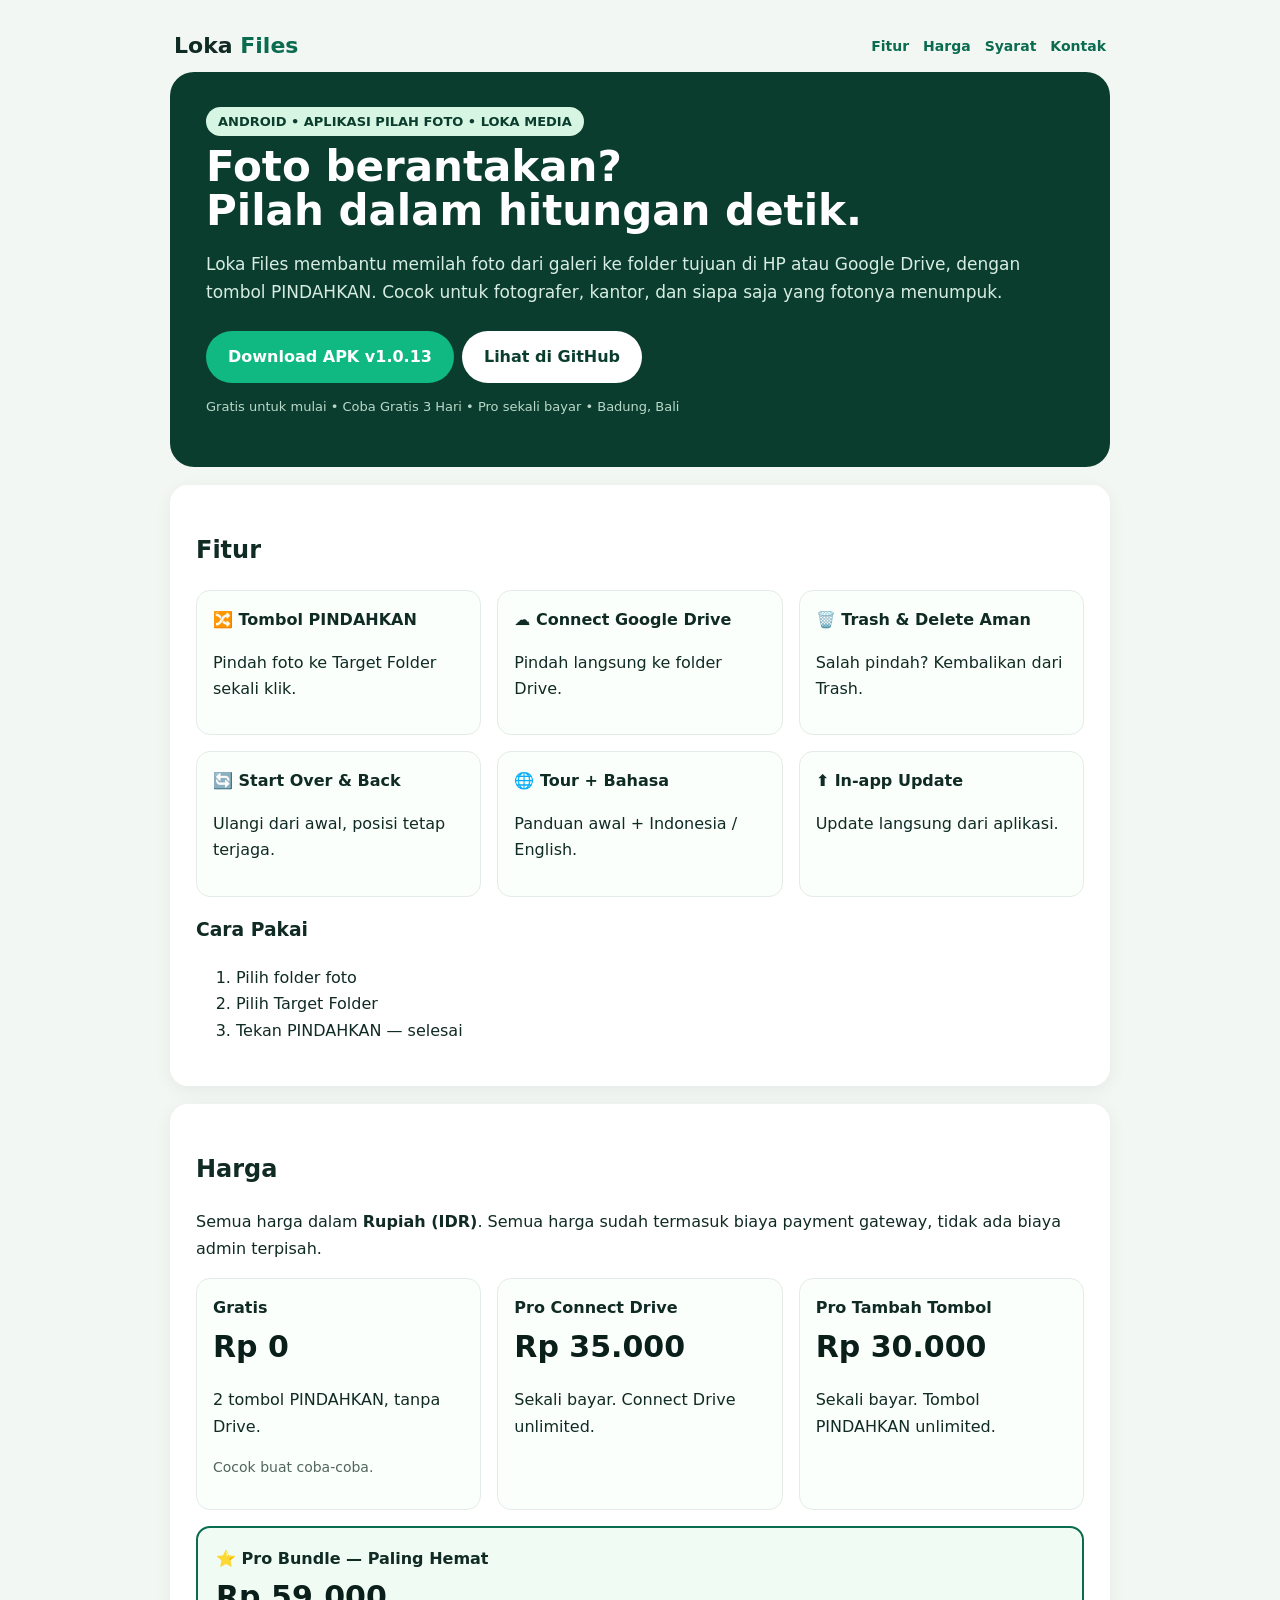
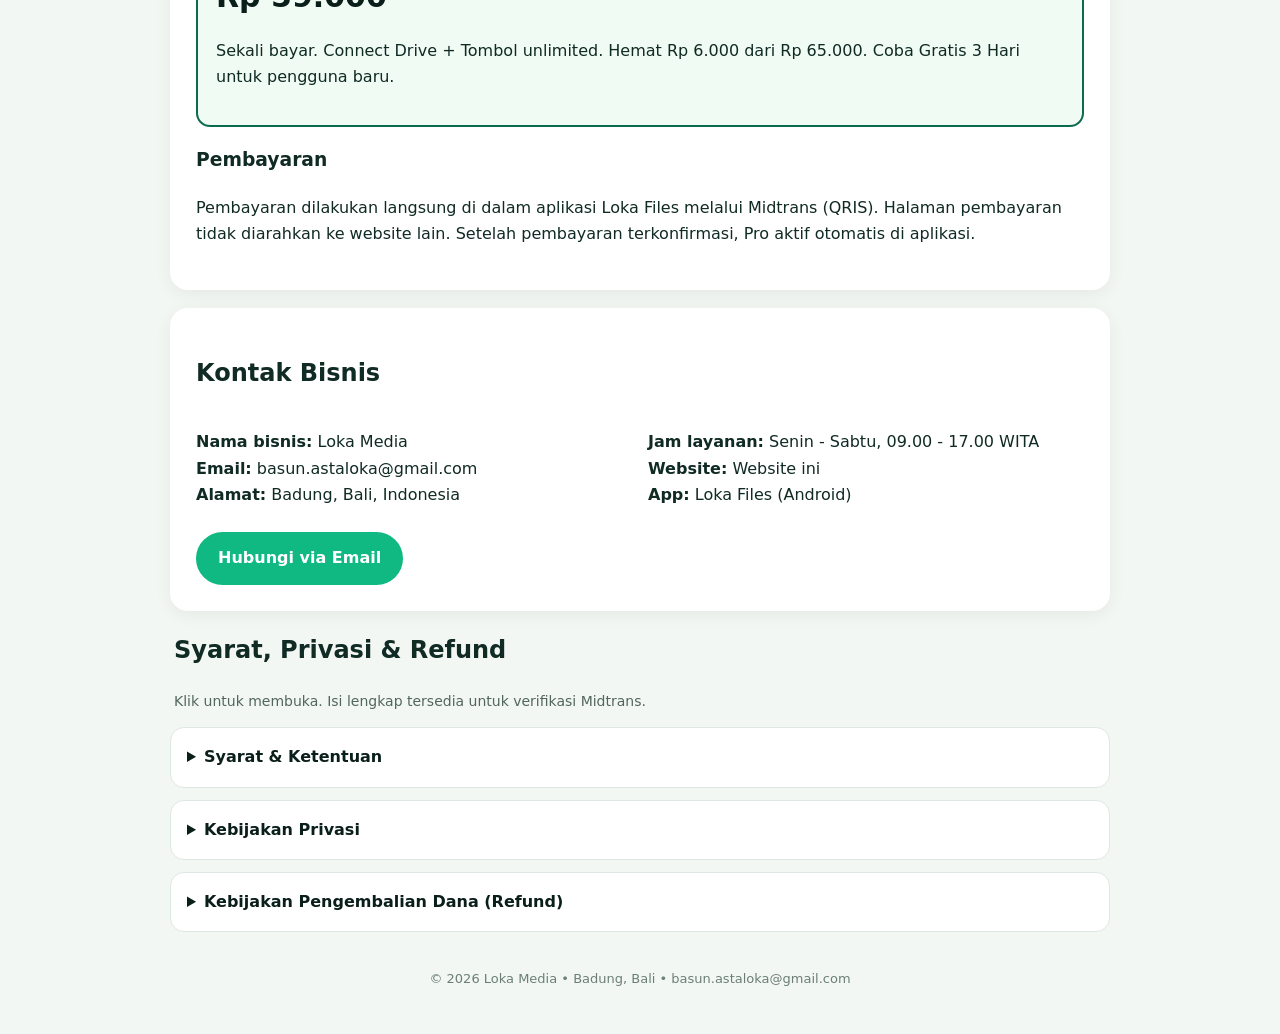
<file: Index.html>
<!doctype html><html lang="id"><head><meta charset="utf-8"><meta name="viewport" content="width=device-width,initial-scale=1"><title>Loka Files — Pilah Foto, Pindah Sekali Klik | Loka Media</title><style>
*{box-sizing:border-box}body{margin:0;font-family:system-ui,-apple-system,Segoe UI,Roboto,Arial,sans-serif;background:#F2F7F4;color:#102A24;line-height:1.65}
a{color:#0B6B4F}.wrap{max-width:980px;margin:0 auto;padding:20px}
.top{display:flex;justify-content:space-between;align-items:center;padding:8px 4px}.logo{font-weight:900;font-size:22px}.logo span{color:#0B6B4F}.nav a{margin-left:14px;text-decoration:none;font-weight:600;font-size:14px}
.hero{background:#0B3D2E;color:#fff;border-radius:24px;padding:36px}.hero h1{font-size:42px;line-height:1.05;margin:10px 0;color:#fff}.hero p{color:#D7EDE3;font-size:17px}.badge{background:#D6F5E3;color:#0B3D2E;padding:7px 12px;border-radius:999px;font-size:13px;font-weight:800}
.btn{display:inline-block;background:#10B981;color:#fff;padding:13px 22px;border-radius:999px;text-decoration:none;font-weight:800;margin:8px 8px 0 0}.btn2{background:#fff;color:#0B3D2E}
.card{background:#fff;border-radius:18px;padding:26px;margin:18px 0;box-shadow:0 4px 18px rgba(0,0,0,.06)}
.grid3{display:grid;grid-template-columns:1fr 1fr 1fr;gap:16px}.grid2{display:grid;grid-template-columns:1fr 1fr;gap:16px}
@media(max-width:720px){.grid3,.grid2{grid-template-columns:1fr}.hero h1{font-size:32px}.nav{display:none}}
.price{font-size:30px;font-weight:900;color:#0B1F1A}.muted{color:#52665E;font-size:14px}
.feature{border:1px solid #E3ECE8;border-radius:14px;padding:16px;background:#FBFFFC}.feature b{font-size:16px}
details{border:1px solid #DCE8E1;border-radius:14px;padding:16px;margin:12px 0;background:#fff}summary{font-weight:800;cursor:pointer;color:#0B1F1A}
footer{color:#6B7F76;text-align:center;padding:24px;font-size:13px}
</style></head><body><div class="wrap">
<div class="top"><div class="logo">Loka <span>Files</span></div><div class="nav"><a href="#fitur">Fitur</a><a href="#harga">Harga</a><a href="#legal">Syarat</a><a href="#kontak">Kontak</a></div></div>
<div class="hero"><span class="badge">ANDROID • APLIKASI PILAH FOTO • LOKA MEDIA</span><h1>Foto berantakan?<br>Pilah dalam hitungan detik.</h1><p>Loka Files membantu memilah foto dari galeri ke folder tujuan di HP atau Google Drive, dengan tombol PINDAHKAN. Cocok untuk fotografer, kantor, dan siapa saja yang fotonya menumpuk.</p><a class="btn" href="https://github.com/basunastaloka-pixel/loka-media/releases">Download APK v1.0.13</a><a class="btn btn2" href="https://github.com/basunastaloka-pixel/loka-media">Lihat di GitHub</a><p style="font-size:13px;color:#B9D8C9">Gratis untuk mulai • Coba Gratis 3 Hari • Pro sekali bayar • Badung, Bali</p></div>
<div class="card" id="fitur"><h2>Fitur</h2><div class="grid3"><div class="feature"><b>🔀 Tombol PINDAHKAN</b><p>Pindah foto ke Target Folder sekali klik.</p></div><div class="feature"><b>☁️ Connect Google Drive</b><p>Pindah langsung ke folder Drive.</p></div><div class="feature"><b>🗑️ Trash & Delete Aman</b><p>Salah pindah? Kembalikan dari Trash.</p></div><div class="feature"><b>🔄 Start Over & Back</b><p>Ulangi dari awal, posisi tetap terjaga.</p></div><div class="feature"><b>🌐 Tour + Bahasa</b><p>Panduan awal + Indonesia / English.</p></div><div class="feature"><b>⬆️ In-app Update</b><p>Update langsung dari aplikasi.</p></div></div><h3>Cara Pakai</h3><ol><li>Pilih folder foto</li><li>Pilih Target Folder</li><li>Tekan PINDAHKAN — selesai</li></ol></div>
<div class="card" id="harga"><h2>Harga</h2><p>Semua harga dalam <b>Rupiah (IDR)</b>. Semua harga sudah termasuk biaya payment gateway, tidak ada biaya admin terpisah.</p><div class="grid3"><div class="feature"><b>Gratis</b><div class="price">Rp 0</div><p>2 tombol PINDAHKAN, tanpa Drive.</p><p class="muted">Cocok buat coba-coba.</p></div><div class="feature"><b>Pro Connect Drive</b><div class="price">Rp 35.000</div><p>Sekali bayar. Connect Drive unlimited.</p></div><div class="feature"><b>Pro Tambah Tombol</b><div class="price">Rp 30.000</div><p>Sekali bayar. Tombol PINDAHKAN unlimited.</p></div></div><div style="border:2px solid #0B6B4F;border-radius:14px;padding:18px;margin-top:16px;background:#F0FBF4"><b>⭐ Pro Bundle — Paling Hemat</b><div class="price">Rp 59.000</div><p>Sekali bayar. Connect Drive + Tombol unlimited. Hemat Rp 6.000 dari Rp 65.000. Coba Gratis 3 Hari untuk pengguna baru.</p></div><h3>Pembayaran</h3><p>Pembayaran dilakukan langsung di dalam aplikasi Loka Files melalui Midtrans (QRIS). Halaman pembayaran tidak diarahkan ke website lain. Setelah pembayaran terkonfirmasi, Pro aktif otomatis di aplikasi.</p></div>
<div class="card" id="kontak"><h2>Kontak Bisnis</h2><div class="grid2"><div><p><b>Nama bisnis:</b> Loka Media<br><b>Email:</b> basun.astaloka@gmail.com<br><b>Alamat:</b> Badung, Bali, Indonesia</p></div><div><p><b>Jam layanan:</b> Senin - Sabtu, 09.00 - 17.00 WITA<br><b>Website:</b> Website ini<br><b>App:</b> Loka Files (Android)</p></div></div><a class="btn" href="mailto:basun.astaloka@gmail.com">Hubungi via Email</a></div>
<div id="legal"><h2 style="padding:0 4px">Syarat, Privasi & Refund</h2><p class="muted" style="padding:0 4px">Klik untuk membuka. Isi lengkap tersedia untuk verifikasi Midtrans.</p>
<details><summary>Syarat &amp; Ketentuan</summary><p>Loka Files adalah aplikasi Android oleh Loka Media (perorangan, Badung, Bali, Indonesia), email basun.astaloka@gmail.com. Dengan mengunduh / memakai aplikasi, pengguna setuju pada syarat ini. Loka Media berhak mengubah syarat sewaktu-waktu, berlaku setelah diumumkan di website ini. Lisensi untuk pribadi / bisnis sendiri, dilarang menyalin, menjual ulang, membongkar, atau mendistribusikan ulang tanpa izin tertulis. Pengguna bertanggung jawab atas akun Google dan perangkatnya. Dilarang menyalahgunakan, berbagi akun Pro massal, atau memalsukan identitas. Pembayaran Pro diproses Midtrans (QRIS). Harga sudah termasuk biaya payment gateway, tidak ada biaya admin terpisah. Setelah pembayaran terkonfirmasi, lisensi Pro aktif otomatis. Loka Media berusaha menjaga aplikasi tetap berjalan, tidak menjamin 100% bebas gangguan. Tidak bertanggung jawab atas kehilangan data akibat kelalaian pengguna, kerusakan perangkat, atau gangguan Google Drive / pihak ketiga. Hukum yang berlaku: Indonesia.</p></details>
<details><summary>Kebijakan Privasi</summary><p>Data yang dikumpulkan hanya email Google untuk login Drive (cek status Pro dan trial), status Pro / trial, dan data transaksi dari Midtrans (ID transaksi, nominal, status). Kami TIDAK mengunggah foto pengguna ke server kami. Foto hanya dipindah di perangkat pengguna atau ke Google Drive pengguna sendiri. Data hanya untuk mengaktifkan Pro, cek trial, layanan pelanggan. Tidak dijual, tidak disewakan, tidak dibagikan kecuali ke Midtrans untuk pembayaran dan jika diwajibkan hukum. Status Pro disimpan di perangkat dan di Google Sheet private milik Loka Media yang hanya diakses pemilik. Pengguna dapat meminta penghapusan data Pro-nya via email di atas.</p></details>
<details><summary>Kebijakan Pengembalian Dana (Refund)</summary><p>Karena lisensi digital langsung aktif setelah bayar, refund hanya jika: (a) pembayaran ganda untuk order yang sama, (b) Pro tidak aktif setelah 1x24 jam sejak pembayaran terkonfirmasi dan tim tidak dapat memperbaikinya, (c) kesalahan nominal terbukti dari bukti Midtrans. Cara klaim: kirim email ke basun.astaloka@gmail.com dalam 7 hari sejak pembayaran, sertakan bukti Midtrans (ID transaksi / screenshot), email akun Google yang dipakai, dan paket yang dibeli. Verifikasi maksimal 3 hari kerja. Jika disetujui, dana kembali ke rekening / dompet yang sama dengan metode pembayaran awal, maksimal 14 hari kerja, dipotong biaya gateway yang sudah terjadi jika ada. Tidak ada refund jika: pengguna sudah memakai Pro melebihi trial dan hanya berubah pikiran, akun diblokir karena pelanggaran syarat, atau klaim lewat 7 hari. Trial 3 hari berakhir otomatis, tidak ada penarikan dana otomatis.</p></details></div>
<footer>© 2026 Loka Media • Badung, Bali • basun.astaloka@gmail.com</footer>
</div></body></html>
</file>
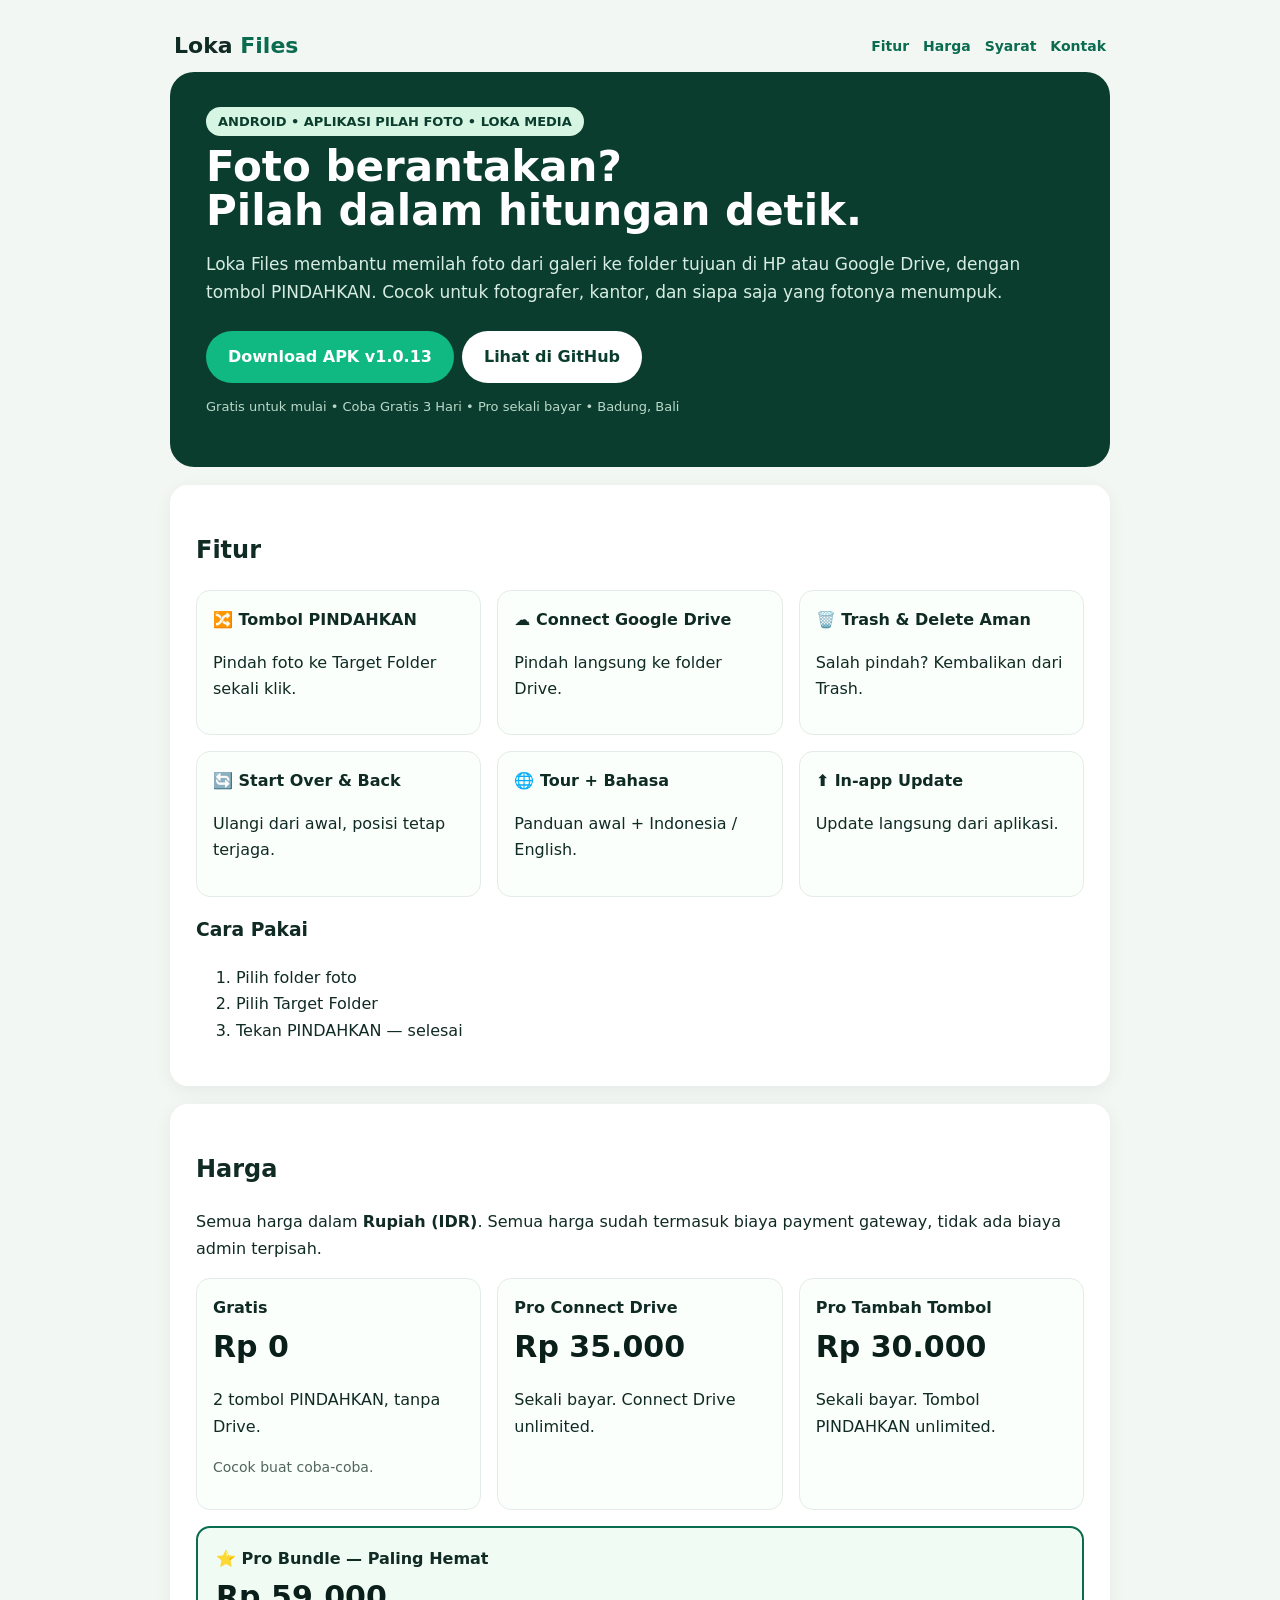
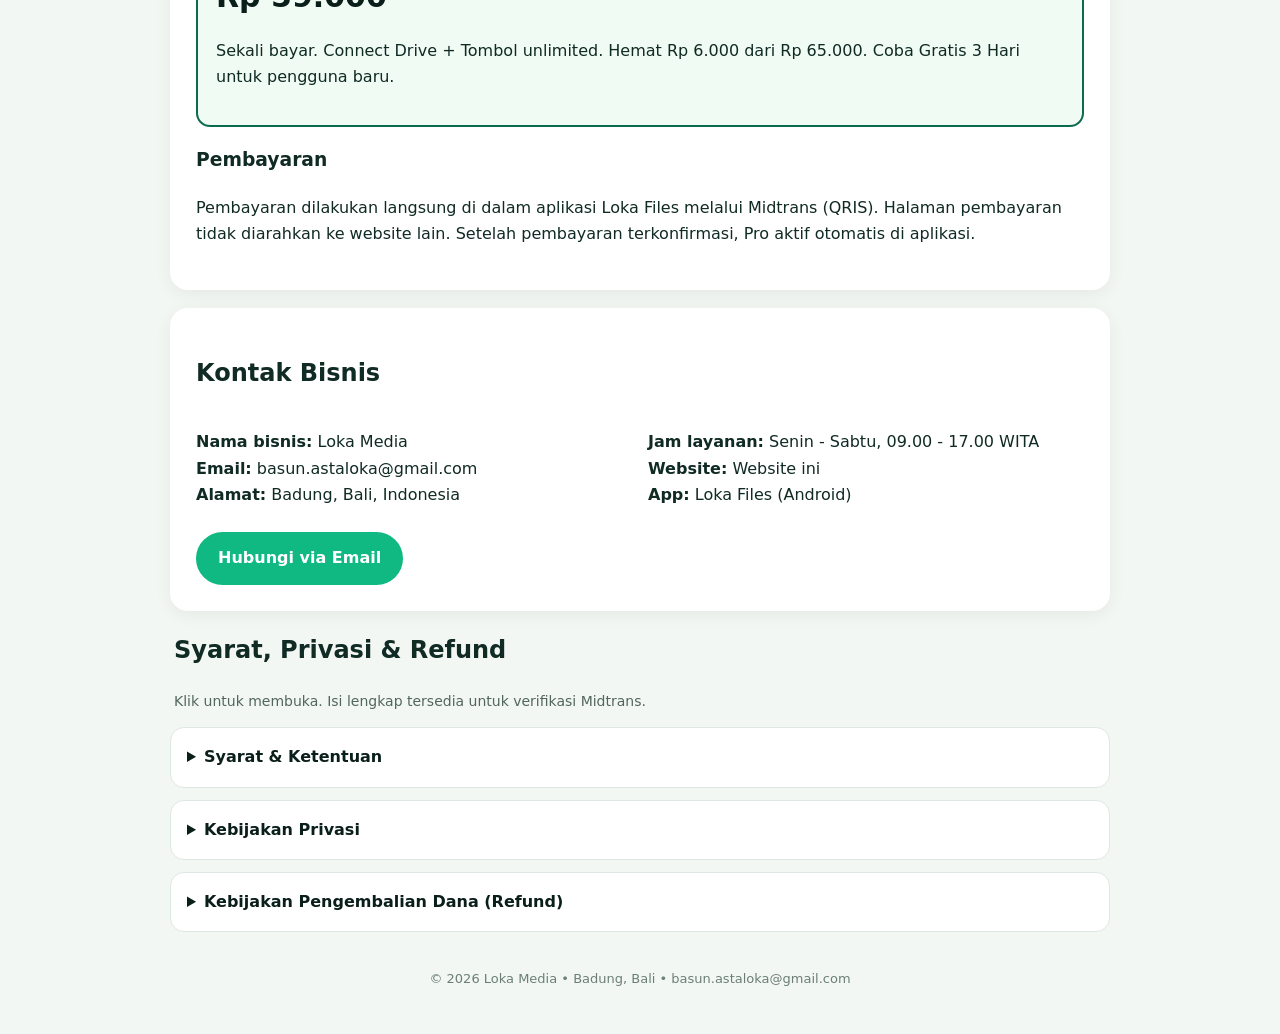
<file: Loka-Files-Index (1).html>
<!doctype html><html lang="id"><head><meta charset="utf-8"><meta name="viewport" content="width=device-width,initial-scale=1"><title>Loka Files — Pilah Foto, Pindah Sekali Klik | Loka Media</title><style>
*{box-sizing:border-box}body{margin:0;font-family:system-ui,-apple-system,Segoe UI,Roboto,Arial,sans-serif;background:#F2F7F4;color:#102A24;line-height:1.65}
a{color:#0B6B4F}.wrap{max-width:980px;margin:0 auto;padding:20px}
.top{display:flex;justify-content:space-between;align-items:center;padding:8px 4px}.logo{font-weight:900;font-size:22px}.logo span{color:#0B6B4F}.nav a{margin-left:14px;text-decoration:none;font-weight:600;font-size:14px}
.hero{background:#0B3D2E;color:#fff;border-radius:24px;padding:36px}.hero h1{font-size:42px;line-height:1.05;margin:10px 0;color:#fff}.hero p{color:#D7EDE3;font-size:17px}.badge{background:#D6F5E3;color:#0B3D2E;padding:7px 12px;border-radius:999px;font-size:13px;font-weight:800}
.btn{display:inline-block;background:#10B981;color:#fff;padding:13px 22px;border-radius:999px;text-decoration:none;font-weight:800;margin:8px 8px 0 0}.btn2{background:#fff;color:#0B3D2E}
.card{background:#fff;border-radius:18px;padding:26px;margin:18px 0;box-shadow:0 4px 18px rgba(0,0,0,.06)}
.grid3{display:grid;grid-template-columns:1fr 1fr 1fr;gap:16px}.grid2{display:grid;grid-template-columns:1fr 1fr;gap:16px}
@media(max-width:720px){.grid3,.grid2{grid-template-columns:1fr}.hero h1{font-size:32px}.nav{display:none}}
.price{font-size:30px;font-weight:900;color:#0B1F1A}.muted{color:#52665E;font-size:14px}
.feature{border:1px solid #E3ECE8;border-radius:14px;padding:16px;background:#FBFFFC}.feature b{font-size:16px}
details{border:1px solid #DCE8E1;border-radius:14px;padding:16px;margin:12px 0;background:#fff}summary{font-weight:800;cursor:pointer;color:#0B1F1A}
footer{color:#6B7F76;text-align:center;padding:24px;font-size:13px}
</style></head><body><div class="wrap">
<div class="top"><div class="logo">Loka <span>Files</span></div><div class="nav"><a href="#fitur">Fitur</a><a href="#harga">Harga</a><a href="#legal">Syarat</a><a href="#kontak">Kontak</a></div></div>
<div class="hero"><span class="badge">ANDROID • APLIKASI PILAH FOTO • LOKA MEDIA</span><h1>Foto berantakan?<br>Pilah dalam hitungan detik.</h1><p>Loka Files membantu memilah foto dari galeri ke folder tujuan di HP atau Google Drive, dengan tombol PINDAHKAN. Cocok untuk fotografer, kantor, dan siapa saja yang fotonya menumpuk.</p><a class="btn" href="https://github.com/basunastaloka-pixel/loka-media/releases">Download APK v1.0.13</a><a class="btn btn2" href="https://github.com/basunastaloka-pixel/loka-media">Lihat di GitHub</a><p style="font-size:13px;color:#B9D8C9">Gratis untuk mulai • Coba Gratis 3 Hari • Pro sekali bayar • Badung, Bali</p></div>
<div class="card" id="fitur"><h2>Fitur</h2><div class="grid3"><div class="feature"><b>🔀 Tombol PINDAHKAN</b><p>Pindah foto ke Target Folder sekali klik.</p></div><div class="feature"><b>☁️ Connect Google Drive</b><p>Pindah langsung ke folder Drive.</p></div><div class="feature"><b>🗑️ Trash & Delete Aman</b><p>Salah pindah? Kembalikan dari Trash.</p></div><div class="feature"><b>🔄 Start Over & Back</b><p>Ulangi dari awal, posisi tetap terjaga.</p></div><div class="feature"><b>🌐 Tour + Bahasa</b><p>Panduan awal + Indonesia / English.</p></div><div class="feature"><b>⬆️ In-app Update</b><p>Update langsung dari aplikasi.</p></div></div><h3>Cara Pakai</h3><ol><li>Pilih folder foto</li><li>Pilih Target Folder</li><li>Tekan PINDAHKAN — selesai</li></ol></div>
<div class="card" id="harga"><h2>Harga</h2><p>Semua harga dalam <b>Rupiah (IDR)</b>. Semua harga sudah termasuk biaya payment gateway, tidak ada biaya admin terpisah.</p><div class="grid3"><div class="feature"><b>Gratis</b><div class="price">Rp 0</div><p>2 tombol PINDAHKAN, tanpa Drive.</p><p class="muted">Cocok buat coba-coba.</p></div><div class="feature"><b>Pro Connect Drive</b><div class="price">Rp 35.000</div><p>Sekali bayar. Connect Drive unlimited.</p></div><div class="feature"><b>Pro Tambah Tombol</b><div class="price">Rp 30.000</div><p>Sekali bayar. Tombol PINDAHKAN unlimited.</p></div></div><div style="border:2px solid #0B6B4F;border-radius:14px;padding:18px;margin-top:16px;background:#F0FBF4"><b>⭐ Pro Bundle — Paling Hemat</b><div class="price">Rp 59.000</div><p>Sekali bayar. Connect Drive + Tombol unlimited. Hemat Rp 6.000 dari Rp 65.000. Coba Gratis 3 Hari untuk pengguna baru.</p></div><h3>Pembayaran</h3><p>Pembayaran dilakukan langsung di dalam aplikasi Loka Files melalui Midtrans (QRIS). Halaman pembayaran tidak diarahkan ke website lain. Setelah pembayaran terkonfirmasi, Pro aktif otomatis di aplikasi.</p></div>
<div class="card" id="kontak"><h2>Kontak Bisnis</h2><div class="grid2"><div><p><b>Nama bisnis:</b> Loka Media<br><b>Email:</b> basun.astaloka@gmail.com<br><b>Alamat:</b> Badung, Bali, Indonesia</p></div><div><p><b>Jam layanan:</b> Senin - Sabtu, 09.00 - 17.00 WITA<br><b>Website:</b> Website ini<br><b>App:</b> Loka Files (Android)</p></div></div><a class="btn" href="mailto:basun.astaloka@gmail.com">Hubungi via Email</a></div>
<div id="legal"><h2 style="padding:0 4px">Syarat, Privasi & Refund</h2><p class="muted" style="padding:0 4px">Klik untuk membuka. Isi lengkap tersedia untuk verifikasi Midtrans.</p>
<details><summary>Syarat &amp; Ketentuan</summary><p>Loka Files adalah aplikasi Android oleh Loka Media (perorangan, Badung, Bali, Indonesia), email basun.astaloka@gmail.com. Dengan mengunduh / memakai aplikasi, pengguna setuju pada syarat ini. Loka Media berhak mengubah syarat sewaktu-waktu, berlaku setelah diumumkan di website ini. Lisensi untuk pribadi / bisnis sendiri, dilarang menyalin, menjual ulang, membongkar, atau mendistribusikan ulang tanpa izin tertulis. Pengguna bertanggung jawab atas akun Google dan perangkatnya. Dilarang menyalahgunakan, berbagi akun Pro massal, atau memalsukan identitas. Pembayaran Pro diproses Midtrans (QRIS). Harga sudah termasuk biaya payment gateway, tidak ada biaya admin terpisah. Setelah pembayaran terkonfirmasi, lisensi Pro aktif otomatis. Loka Media berusaha menjaga aplikasi tetap berjalan, tidak menjamin 100% bebas gangguan. Tidak bertanggung jawab atas kehilangan data akibat kelalaian pengguna, kerusakan perangkat, atau gangguan Google Drive / pihak ketiga. Hukum yang berlaku: Indonesia.</p></details>
<details><summary>Kebijakan Privasi</summary><p>Data yang dikumpulkan hanya email Google untuk login Drive (cek status Pro dan trial), status Pro / trial, dan data transaksi dari Midtrans (ID transaksi, nominal, status). Kami TIDAK mengunggah foto pengguna ke server kami. Foto hanya dipindah di perangkat pengguna atau ke Google Drive pengguna sendiri. Data hanya untuk mengaktifkan Pro, cek trial, layanan pelanggan. Tidak dijual, tidak disewakan, tidak dibagikan kecuali ke Midtrans untuk pembayaran dan jika diwajibkan hukum. Status Pro disimpan di perangkat dan di Google Sheet private milik Loka Media yang hanya diakses pemilik. Pengguna dapat meminta penghapusan data Pro-nya via email di atas.</p></details>
<details><summary>Kebijakan Pengembalian Dana (Refund)</summary><p>Karena lisensi digital langsung aktif setelah bayar, refund hanya jika: (a) pembayaran ganda untuk order yang sama, (b) Pro tidak aktif setelah 1x24 jam sejak pembayaran terkonfirmasi dan tim tidak dapat memperbaikinya, (c) kesalahan nominal terbukti dari bukti Midtrans. Cara klaim: kirim email ke basun.astaloka@gmail.com dalam 7 hari sejak pembayaran, sertakan bukti Midtrans (ID transaksi / screenshot), email akun Google yang dipakai, dan paket yang dibeli. Verifikasi maksimal 3 hari kerja. Jika disetujui, dana kembali ke rekening / dompet yang sama dengan metode pembayaran awal, maksimal 14 hari kerja, dipotong biaya gateway yang sudah terjadi jika ada. Tidak ada refund jika: pengguna sudah memakai Pro melebihi trial dan hanya berubah pikiran, akun diblokir karena pelanggaran syarat, atau klaim lewat 7 hari. Trial 3 hari berakhir otomatis, tidak ada penarikan dana otomatis.</p></details></div>
<footer>© 2026 Loka Media • Badung, Bali • basun.astaloka@gmail.com</footer>
</div></body></html>
</file>
